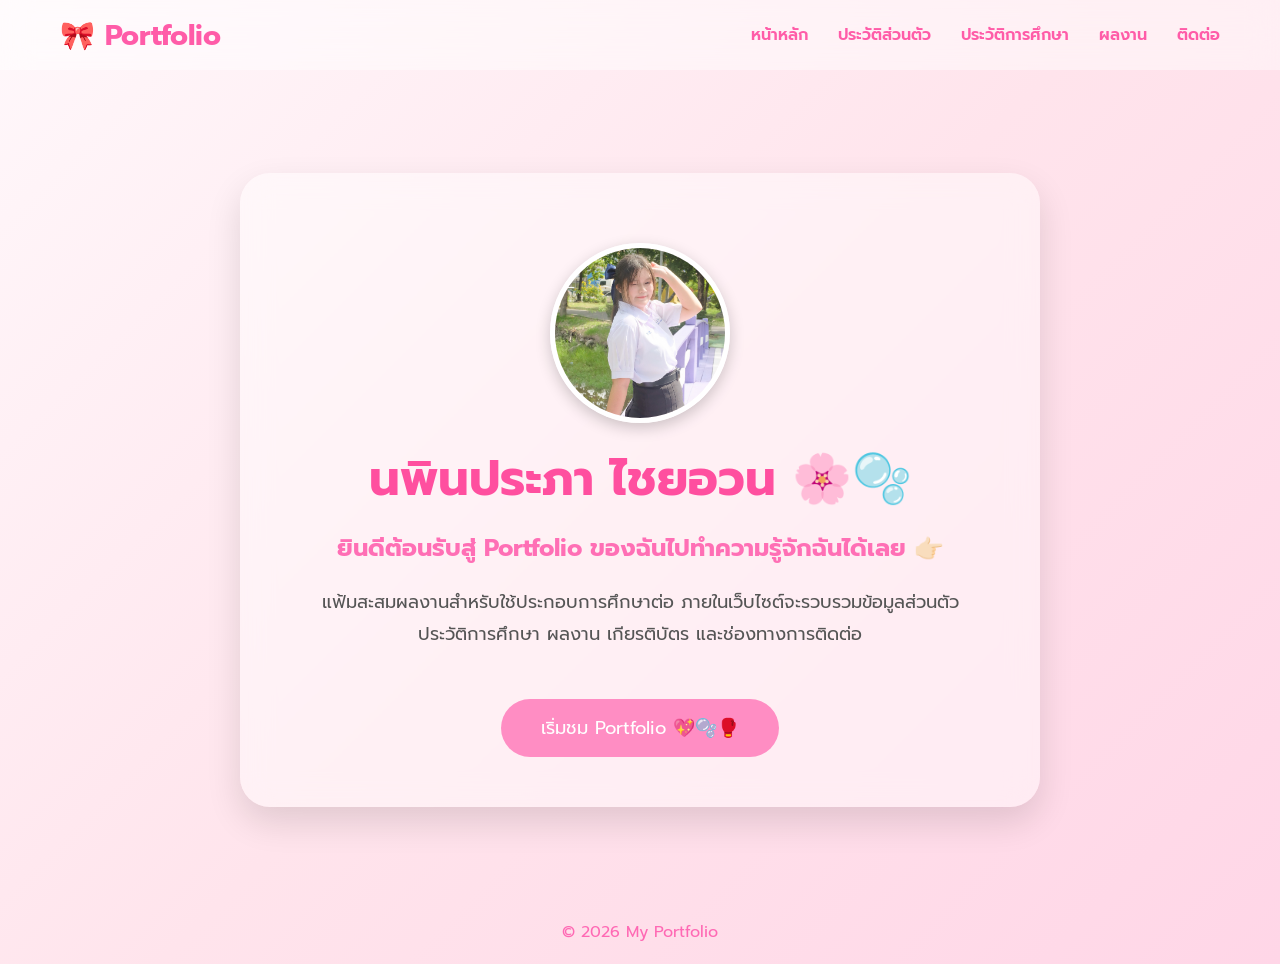
<file: index.html>
<!DOCTYPE html>
<html lang="th">
<head>
    <meta charset="UTF-8">
    <meta name="viewport" content="width=device-width, initial-scale=1.0">

    <title>Portfolio | หน้าหลัก</title>

    <link rel="stylesheet" href="style.css">

    <link href="https://fonts.googleapis.com/css2?family=Prompt:wght@300;400;600;700&display=swap" rel="stylesheet">
</head>

<body>

    <!-- เมนู -->
    <nav>

        <div class="logo">
            🎀 Portfolio
        </div>

        <ul>

            <li><a href="index.html">หน้าหลัก</a></li>

            <li><a href="about.html">ประวัติส่วนตัว</a></li>

            <li><a href="education.html">ประวัติการศึกษา</a></li>

            <li><a href="certificates.html">ผลงาน</a></li>

            <li><a href="contact.html">ติดต่อ</a></li>

        </ul>

    </nav>



    <!-- Hero -->

    <section class="hero">

        <div class="glass">
            <img src="images/IMG_2010.jpeg" class="profile">


            <h1>นพินประภา ไชยอวน 🌸🫧 </h1>

            <h2>ยินดีต้อนรับสู่ Portfolio ของฉันไปทำความรู้จักฉันได้เลย 👉🏻 </h2>

            <p>

                แฟ้มสะสมผลงานสำหรับใช้ประกอบการศึกษาต่อ

                ภายในเว็บไซต์จะรวบรวมข้อมูลส่วนตัว

                ประวัติการศึกษา ผลงาน เกียรติบัตร

                และช่องทางการติดต่อ

            </p>

            <br>

            <a href="about.html">

                <button>เริ่มชม Portfolio 💖🫧🥊 </button>

            </a>

        </div>

    </section>


    <!-- Footer -->

    <footer>

        © 2026 My Portfolio

    </footer>


    <script src="script.js"></script>

</body>
</html>
</file>
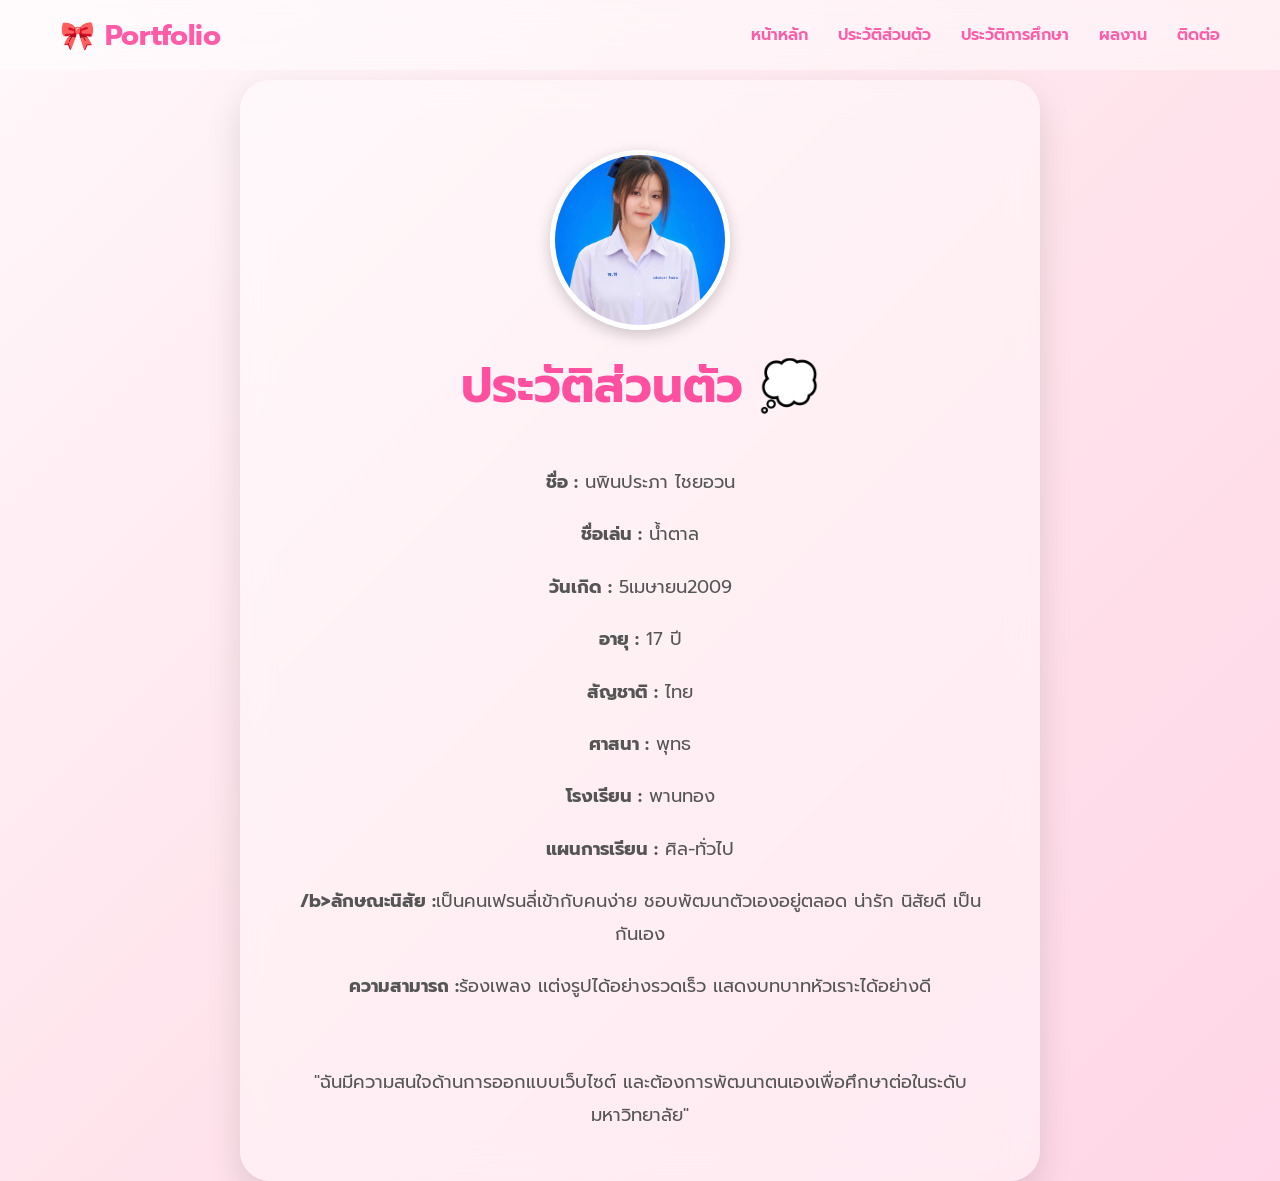
<file: about.html>
<!DOCTYPE html>
<html lang="th">
<head>

<meta charset="UTF-8">
<meta name="viewport" content="width=device-width, initial-scale=1.0">

<title>ประวัติส่วนตัว</title>

<link rel="stylesheet" href="style.css">

<link href="https://fonts.googleapis.com/css2?family=Prompt:wght@300;400;600;700&display=swap" rel="stylesheet">

</head>

<body>

<nav>

<div class="logo">
🎀 Portfolio
</div>

<ul>

<li><a href="index.html">หน้าหลัก</a></li>

<li><a href="about.html">ประวัติส่วนตัว</a></li>

<li><a href="education.html">ประวัติการศึกษา</a></li>

<li><a href="certificates.html">ผลงาน</a></li>

<li><a href="contact.html">ติดต่อ</a></li>

</ul>

</nav>

<section class="hero">

<div class="glass">

<img src="images/DEB0D2F4-6F26-44BB-B433-5E118642219B.jpeg" class="profile">

<h1>ประวัติส่วนตัว 💭 </h1>

<br>

<p><b>ชื่อ :</b> นพินประภา ไชยอวน</p>

<p><b>ชื่อเล่น :</b> น้ำตาล</p>

<p><b>วันเกิด :</b> 5เมษายน2009</p>

<p><b>อายุ :</b> 17 ปี</p>

<p><b>สัญชาติ :</b> ไทย</p>

<p><b>ศาสนา :</b> พุทธ</p>

<p><b>โรงเรียน :</b> พานทอง</p>

<p><b>แผนการเรียน :</b> ศิล-ทั่วไป</p>
  <p><b>/b>ลักษณะนิสัย :</b>เป็นคนเฟรนลี่เข้ากับคนง่าย ชอบพัฒนาตัวเองอยู่ตลอด น่ารัก นิสัยดี เป็นกันเอง </p>

<p><b>ความสามารถ :</b>ร้องเพลง เเต่งรูปได้อย่างรวดเร็ว เเสดงบทบาทหัวเราะได้อย่างดี</p>

<ul class="skill-list">

</ul>

<br>

<p>

"ฉันมีความสนใจด้านการออกแบบเว็บไซต์

และต้องการพัฒนาตนเองเพื่อศึกษาต่อในระดับมหาวิทยาลัย"

</p>

</div>

</section>


  
</body>
</button>
</file>
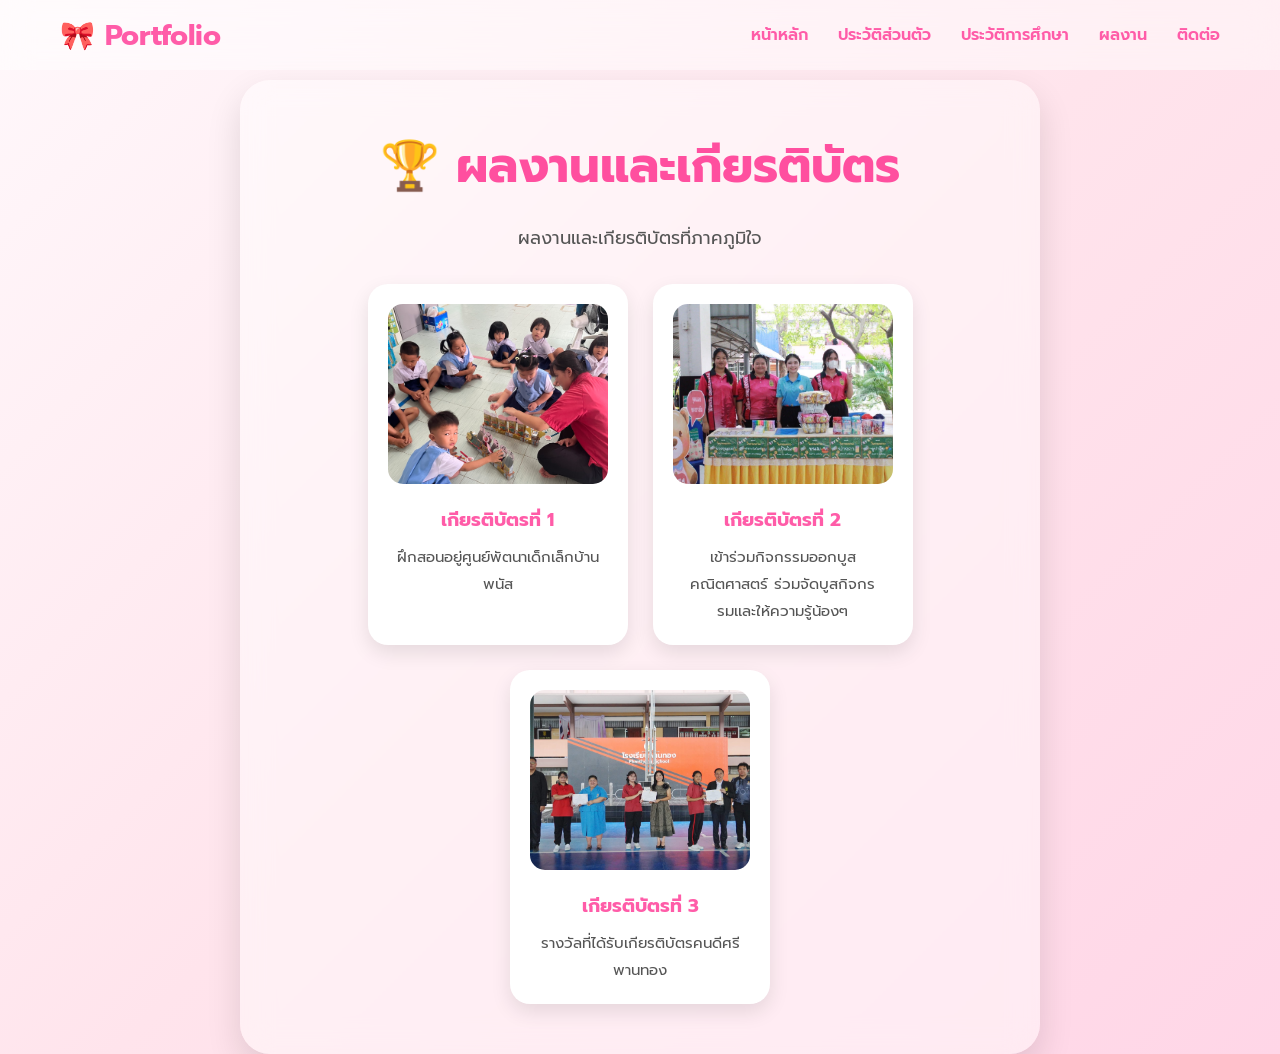
<file: certificates.html>
<!DOCTYPE html>
<html lang="th">
<head>
    <meta charset="UTF-8">
    <meta name="viewport" content="width=device-width, initial-scale=1.0">
    <title>ผลงานและเกียรติบัตร</title>

    <link rel="stylesheet" href="style.css">

    <link href="https://fonts.googleapis.com/css2?family=Prompt:wght@300;400;600;700&display=swap" rel="stylesheet">
</head>

<body>

<nav>

<div class="logo">🎀 Portfolio</div>

<ul>
<li><a href="index.html">หน้าหลัก</a></li>
<li><a href="about.html">ประวัติส่วนตัว</a></li>
<li><a href="education.html">ประวัติการศึกษา</a></li>
<li><a href="certificates.html">ผลงาน</a></li>
<li><a href="contact.html">ติดต่อ</a></li>
</ul>

</nav>

<section class="hero">

<div class="glass">

<h1>🏆 ผลงานและเกียรติบัตร</h1>

<p>ผลงานและเกียรติบัตรที่ภาคภูมิใจ</p>

<div class="gallery">

<div class="card">
<img src="images/น้ำตาลลล.jpeg" alt="เกียรติบัตร 1">
<h3>เกียรติบัตรที่ 1</h3>
<p>ฝึกสอนอยู่ศูนย์พัตนาเด็กเล็กบ้านพนัส</p>
</div>

<div class="card">
<img src="images/รูปน้ำตาล.jpeg" alt="เกียรติบัตร 2">
<h3>เกียรติบัตรที่ 2</h3>
<p>เข้าร่วมกิจกรรมออกบูสคณิตศาสตร์ ร่วมจัดบูสกิจกรรมเเละให้ความรู้น้องๆ</p>
</div>

<div class="card">
<img src="images/รูปน้ำตาลล.jpeg" alt="เกียรติบัตร 3">
<h3>เกียรติบัตรที่ 3</h3>
<p>รางวัลที่ได้รับเกียรติบัตรคนดีศรีพานทอง</p>
</div>

</div>

</div>

</section>

<script src="script.js"></script>

</body>
</html>
</file>
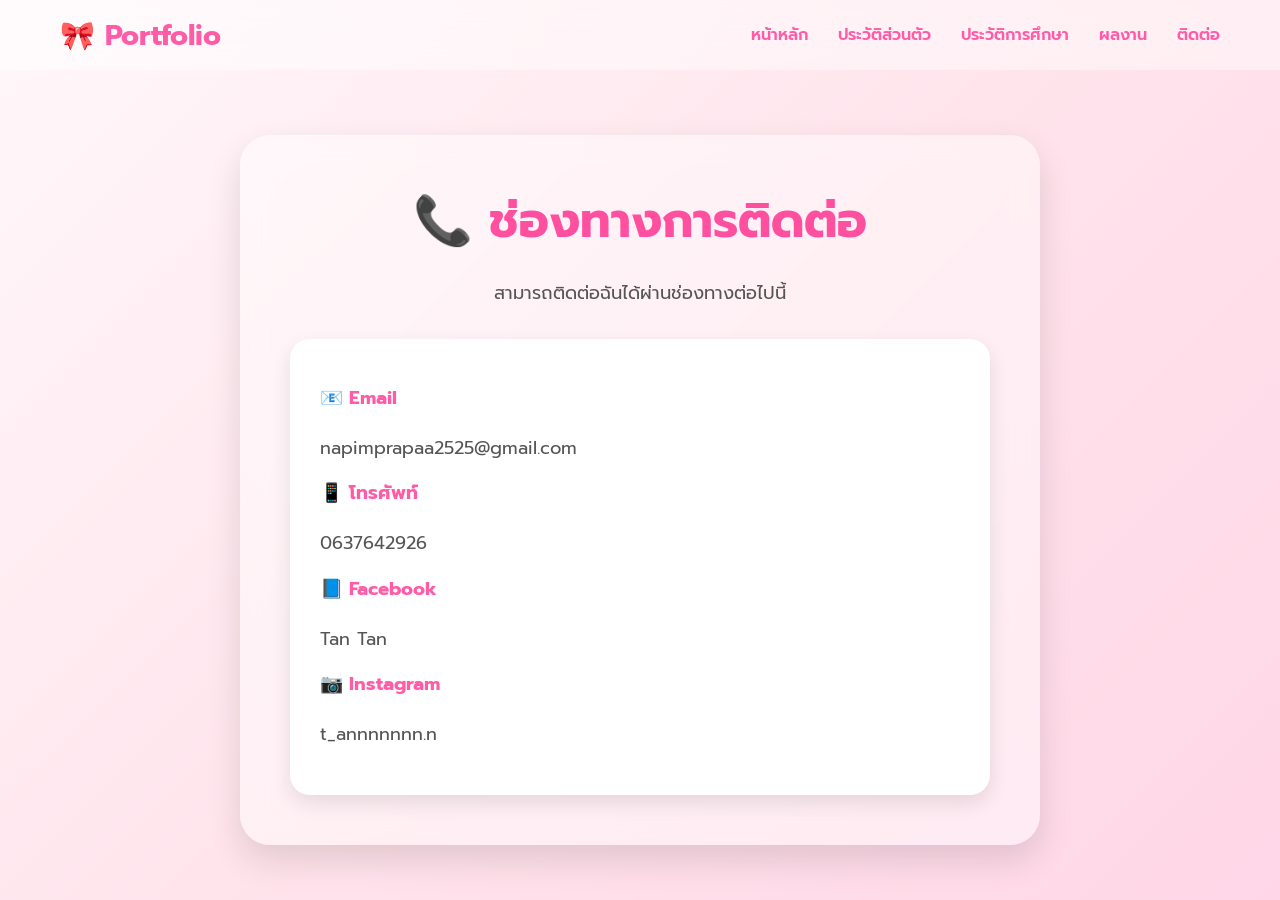
<file: contact.html>
<!DOCTYPE html>
<html lang="th">
<head>
    <meta charset="UTF-8">
    <meta name="viewport" content="width=device-width, initial-scale=1.0">
    <title>ช่องทางการติดต่อ</title>

    <link rel="stylesheet" href="style.css">

    <link href="https://fonts.googleapis.com/css2?family=Prompt:wght@300;400;600;700&display=swap" rel="stylesheet">
</head>

<body>

<nav>

<div class="logo">🎀 Portfolio</div>

<ul>
<li><a href="index.html">หน้าหลัก</a></li>
<li><a href="about.html">ประวัติส่วนตัว</a></li>
<li><a href="education.html">ประวัติการศึกษา</a></li>
<li><a href="certificates.html">ผลงาน</a></li>
<li><a href="contact.html">ติดต่อ</a></li>
</ul>

</nav>

<section class="hero">

<div class="glass">

<h1>📞 ช่องทางการติดต่อ</h1>

<p>สามารถติดต่อฉันได้ผ่านช่องทางต่อไปนี้</p>

<div class="contact-box">

<h3>📧 Email</h3>
<p>napimprapaa2525@gmail.com</p>

<h3>📱 โทรศัพท์</h3>
<p>0637642926</p>

<h3>📘 Facebook</h3>
<p>Tan Tan </p>

<h3>📷 Instagram</h3>
<p>t_annnnnnn.n </p>


</div>

</div>

</section>

<script src="script.js"></script>

</body>
</html>
</file>
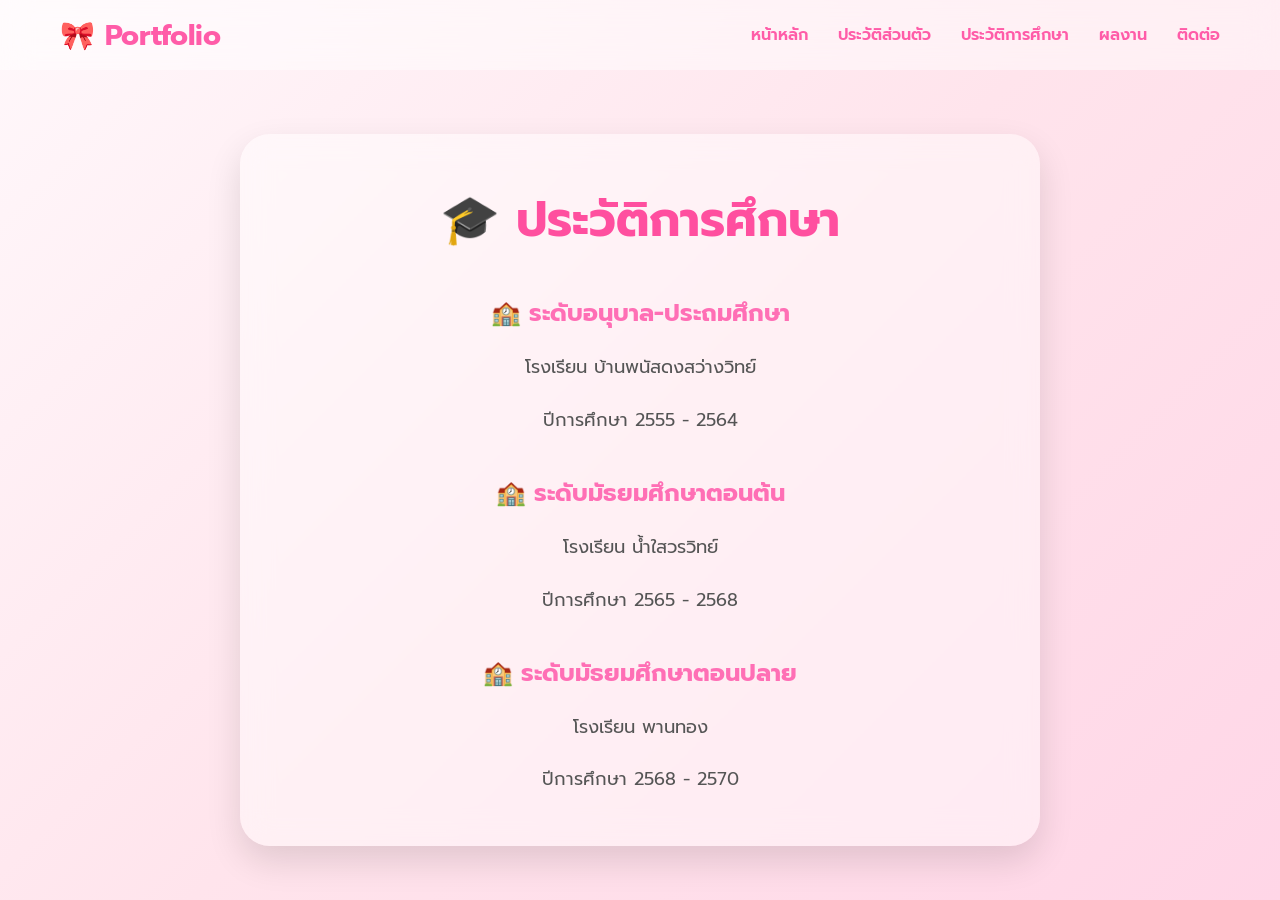
<file: education.html>
<!DOCTYPE html>
<html lang="th">
<head>
    <meta charset="UTF-8">
    <meta name="viewport" content="width=device-width, initial-scale=1.0">
    <title>ประวัติการศึกษา</title>

    <link rel="stylesheet" href="style.css">

    <link href="https://fonts.googleapis.com/css2?family=Prompt:wght@300;400;600;700&display=swap" rel="stylesheet">

</head>
<body>

<nav>

<div class="logo">🎀 Portfolio</div>

<ul>

<li><a href="index.html">หน้าหลัก</a></li>

<li><a href="about.html">ประวัติส่วนตัว</a></li>

<li><a href="education.html">ประวัติการศึกษา</a></li>

<li><a href="certificates.html">ผลงาน</a></li>

<li><a href="contact.html">ติดต่อ</a></li>

</ul>

</nav>


<section class="hero">

<div class="glass">

<h1>🎓 ประวัติการศึกษา</h1>

<br>

<div class="edu-box">

<h2>🏫 ระดับอนุบาล-ประถมศึกษา </h2>

<p>โรงเรียน บ้านพนัสดงสว่างวิทย์ </p>

<p>ปีการศึกษา 2555 - 2564 </p>

</div>

<br>

<div class="edu-box">

<h2>🏫 ระดับมัธยมศึกษาตอนต้น</h2>

<p>โรงเรียน น้ำใสวรวิทย์ </p>

<p>ปีการศึกษา 2565 - 2568 </p>

</div>

<br>

<div class="edu-box">

<h2>🏫 ระดับมัธยมศึกษาตอนปลาย</h2>

<p>โรงเรียน พานทอง </p>

<p>ปีการศึกษา 2568 - 2570 </p>

</div>

</div>

</section>

<script src="script.js"></script>

</body>
</html>
</file>
<file: style.css>
/* รีเซ็ตค่าเริ่มต้น */
*{
    margin:0;
    padding:0;
    box-sizing:border-box;
    font-family:'Prompt',sans-serif;
}

/* พื้นหลัง */
body{
    background: linear-gradient(135deg,#FFF8FB,#FFE4EC,#FFD6E7);
    min-height:100vh;
    overflow-x:hidden;
    color:#555;
}

/* เมนู */
nav{
    position:fixed;
    top:0;
    width:100%;
    height:70px;

    display:flex;
    justify-content:space-between;
    align-items:center;

    padding:0 60px;

    background:rgba(255,255,255,.45);
    backdrop-filter:blur(15px);

    z-index:999;
}

.logo{
    font-size:28px;
    font-weight:bold;
    color:#ff5ca8;
}

nav ul{
    display:flex;
    list-style:none;
}

nav ul li{
    margin-left:30px;
}

nav ul li a{
    text-decoration:none;
    color:#ff5ca8;
    font-weight:600;
    transition:.3s;
}

nav ul li a:hover{
    color:#ff1493;
}

/* Hero */
.hero{
    display:flex;
    justify-content:center;
    align-items:center;
    min-height:100vh;
    padding-top:80px;
}

/* กล่องกระจก */
.glass{

    width:800px;
    max-width:90%;

    padding:50px;

    border-radius:30px;

    background:rgba(255,255,255,.45);

    backdrop-filter:blur(15px);

    box-shadow:0 15px 35px rgba(0,0,0,.12);

    text-align:center;

}

/* รูปโปรไฟล์ */
.profile{

    width:220px;
    height:220px;

    border-radius:50%;

    object-fit:cover;

    border:6px solid white;

    margin-bottom:20px;

}

/* ตัวหนังสือ */

h1{
    color:#ff4f9f;
    font-size:48px;
}

h2{
    margin-top:15px;
    color:#ff6fb5;
}

p{
    margin-top:20px;
    line-height:1.8;
    font-size:18px;
}

/* ปุ่ม */

button{

    margin-top:25px;

    padding:15px 40px;

    border:none;

    border-radius:50px;

    background:#ff8dc3;

    color:white;

    font-size:18px;

    cursor:pointer;

    transition:.4s;

}

button:hover{

    transform:scale(1.08);

    background:#ff4fa0;

}

/* Footer */

footer{

    text-align:center;

    padding:20px;

    color:#ff69b4;

}
.skill-list{

margin-top:20px;

list-style:none;

}

.skill-list li{

padding:10px;

font-size:20px;

}
.gallery{
    display:flex;
    justify-content:center;
    flex-wrap:wrap;
    gap:25px;
    margin-top:30px;
}

.card{
    width:260px;
    background:white;
    border-radius:20px;
    padding:20px;
    box-shadow:0 8px 20px rgba(0,0,0,.1);
    transition:0.3s;
}

.card:hover{
    transform:translateY(-10px);
}

.card img{
    width:100%;
    height:180px;
    object-fit:cover;
    border-radius:15px;
}

.card h3{
    margin-top:15px;
    color:#ff5ca8;
}

.card p{
    font-size:15px;
    margin-top:10px;
}
.contact-box{
    margin-top:30px;
    text-align:left;
    background:white;
    padding:30px;
    border-radius:20px;
    box-shadow:0 8px 20px rgba(0,0,0,.1);
}

.contact-box h3{
    color:#ff5ca8;
    margin-top:15px;
}

.contact-box p{
    margin-bottom:15px;
}
.star{
    position: fixed;
    top: -50px;
    font-size: 25px;
    pointer-events: none;
    animation: fall linear;
    z-index: 9999;
}

@keyframes fall{

    from{
        transform: translateY(0);
    }

    to{
        transform: translateY(110vh);
    }

}
.profile{
    width:180px;
    height:180px;
    border-radius:50%;
    border:5px solid white;
    box-shadow:0 5px 15px rgba(0,0,0,0.2);
    display:block;
    margin:20px auto;
    object-fit:cover;
}
</file>
